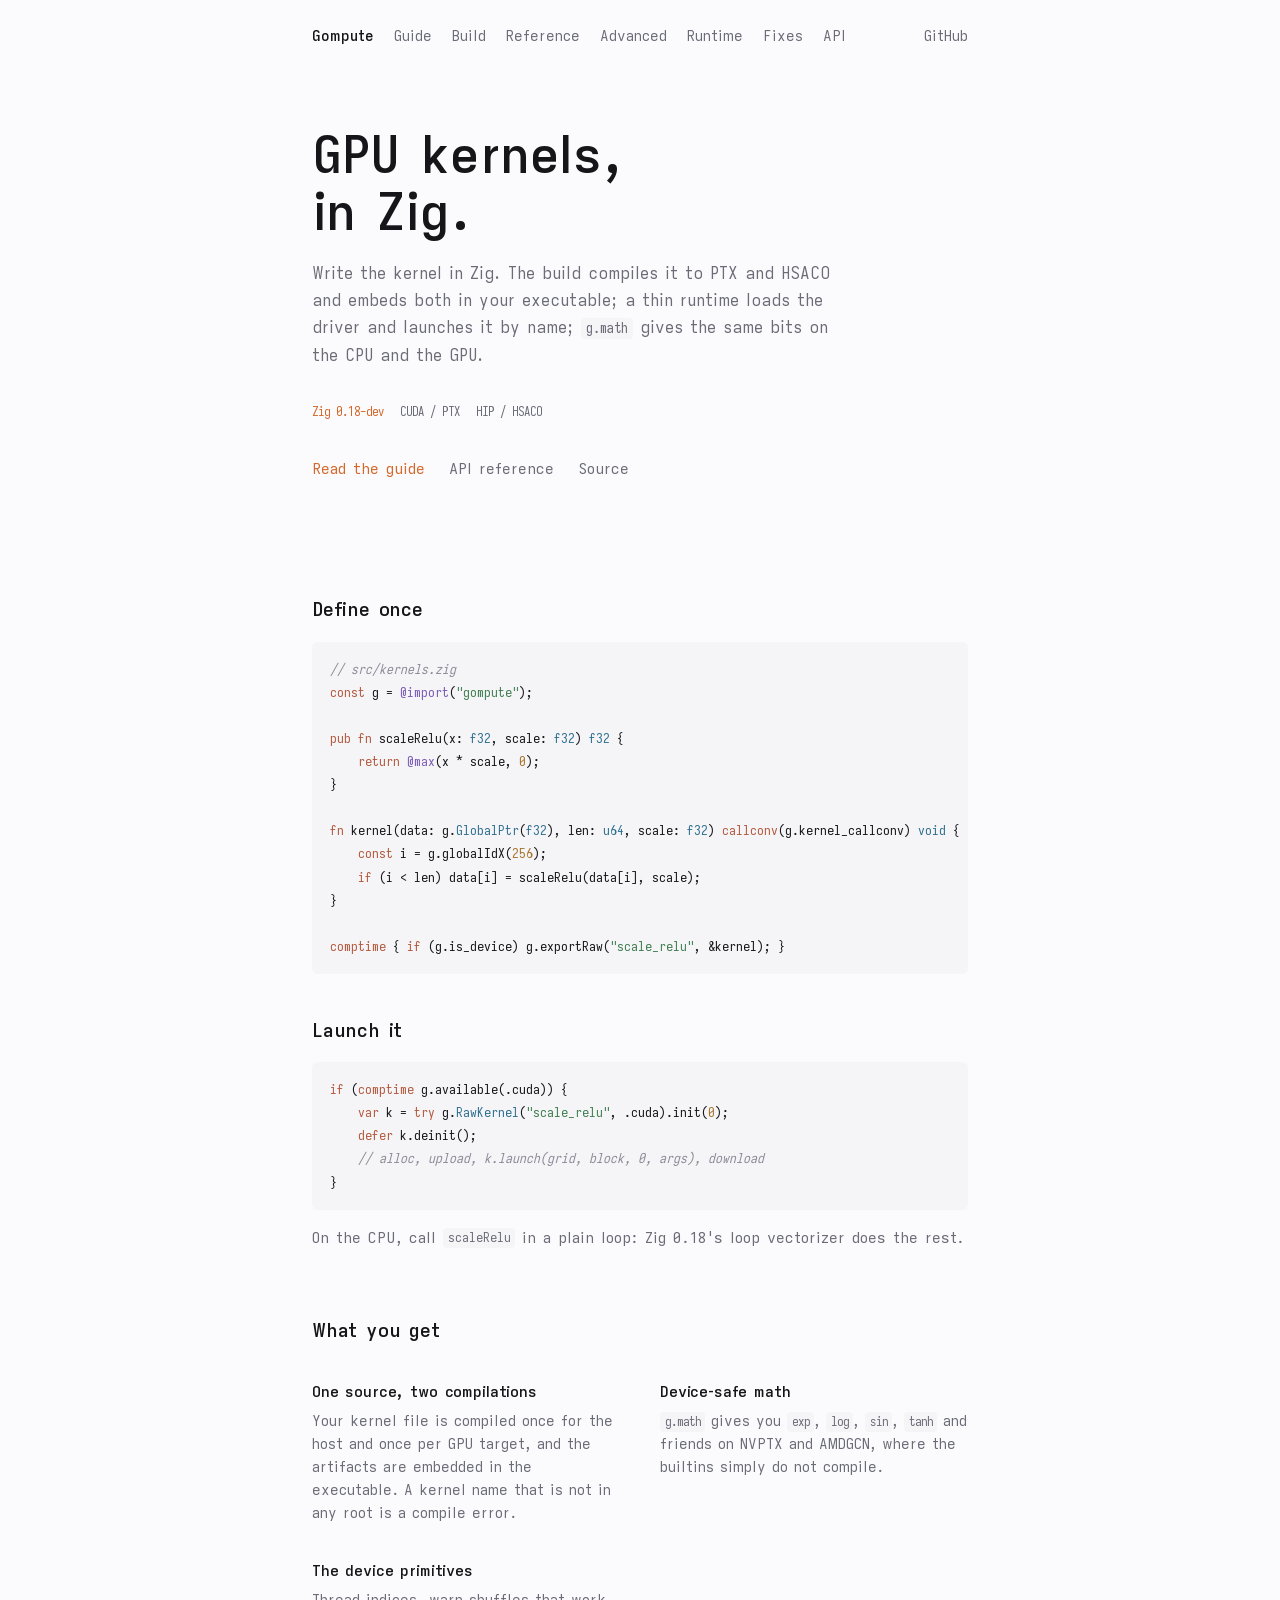
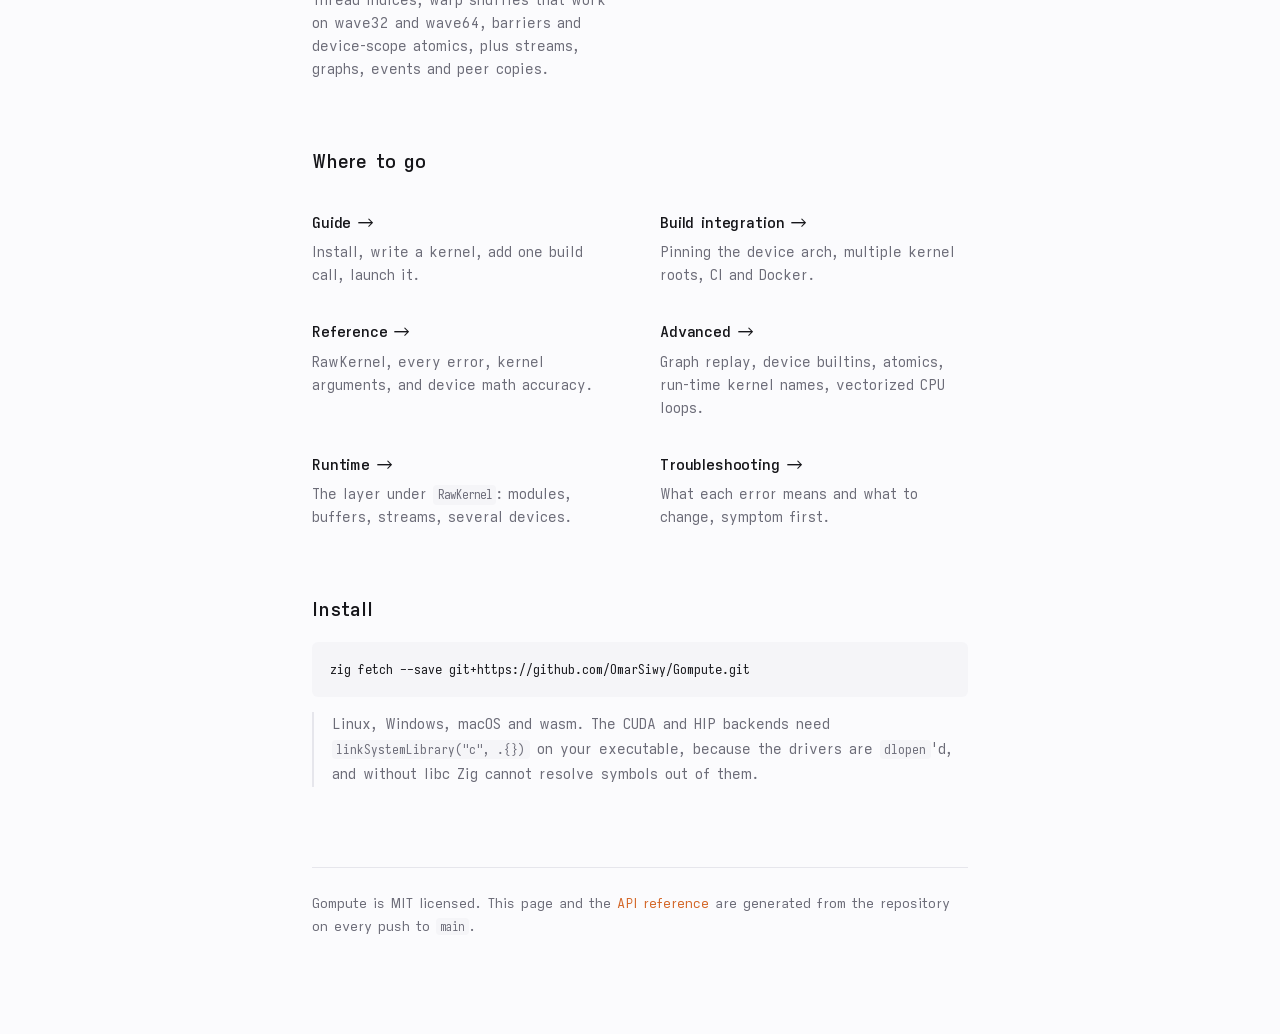
<file: docs/index.html>
<!DOCTYPE html>
<html lang="en">
<head>
<meta charset="utf-8">
<meta name="viewport" content="width=device-width, initial-scale=1">
<title>Gompute: GPU kernels in Zig</title>
<meta name="description" content="A Zig library for GPU kernels written in Zig: compiled to PTX and HSACO at build time, launched through a thin CUDA/HIP runtime, with device math that gives the same bits on the CPU and the GPU.">
<link rel="stylesheet" href="style.css">
</head>
<body>

<nav class="nav">
  <strong>Gompute</strong>
  <a href="guide.html">Guide</a>
  <a href="build.html">Build</a>
  <a href="reference.html">Reference</a>
  <a href="advanced.html">Advanced</a>
  <a href="runtime.html">Runtime</a>
  <a href="troubleshooting.html">Fixes</a>
  <a href="api/">API</a>
  <span class="spacer"></span>
  <a href="https://github.com/OmarSiwy/Gompute">GitHub</a>
</nav>

<div class="wrap">

  <header class="hero">
    <h1>GPU kernels,<br>in Zig.</h1>
    <p class="tagline">
      Write the kernel in Zig. The build compiles it to PTX and HSACO and embeds
      both in your executable; a thin runtime loads the driver and launches it
      by name; <code>g.math</code> gives the same bits on the CPU and the GPU.
    </p>
    <div class="pills">
      <span class="pill on">Zig 0.18-dev</span>
      <span class="pill">CUDA / PTX</span>
      <span class="pill">HIP / HSACO</span>
    </div>
    <div class="cta">
      <a class="btn primary" href="guide.html">Read the guide</a>
      <a class="btn" href="api/">API reference</a>
      <a class="btn" href="https://github.com/OmarSiwy/Gompute">Source</a>
    </div>
  </header>

  <section>
    <h2>Define once</h2>
    <!-- Kept deliberately short. docs/guide.md is the source of truth; this is
         a shop window, not documentation. -->
<pre><code><span class="hl-c">// src/kernels.zig</span>
<span class="hl-k">const</span> g = <span class="hl-b">@import</span>(<span class="hl-s">"gompute"</span>);

<span class="hl-k">pub</span> <span class="hl-k">fn</span> scaleRelu(x: <span class="hl-t">f32</span>, scale: <span class="hl-t">f32</span>) <span class="hl-t">f32</span> {
    <span class="hl-k">return</span> <span class="hl-b">@max</span>(x * scale, <span class="hl-n">0</span>);
}

<span class="hl-k">fn</span> kernel(data: g.<span class="hl-t">GlobalPtr</span>(<span class="hl-t">f32</span>), len: <span class="hl-t">u64</span>, scale: <span class="hl-t">f32</span>) <span class="hl-k">callconv</span>(g.kernel_callconv) <span class="hl-t">void</span> {
    <span class="hl-k">const</span> i = g.globalIdX(<span class="hl-n">256</span>);
    <span class="hl-k">if</span> (i &lt; len) data[i] = scaleRelu(data[i], scale);
}

<span class="hl-k">comptime</span> { <span class="hl-k">if</span> (g.is_device) g.exportRaw(<span class="hl-s">"scale_relu"</span>, &amp;kernel); }
</code></pre>

    <h2 style="margin-top:2.5rem">Launch it</h2>
<pre><code><span class="hl-k">if</span> (<span class="hl-k">comptime</span> g.available(.cuda)) {
    <span class="hl-k">var</span> k = <span class="hl-k">try</span> g.<span class="hl-t">RawKernel</span>(<span class="hl-s">"scale_relu"</span>, .cuda).init(<span class="hl-n">0</span>);
    <span class="hl-k">defer</span> k.deinit();
    <span class="hl-c">// alloc, upload, k.launch(grid, block, 0, args), download</span>
}
</code></pre>
    <p style="color:var(--muted);font-size:0.94rem">
      On the CPU, call <code>scaleRelu</code> in a plain loop: Zig 0.18's loop
      vectorizer does the rest.
    </p>
  </section>

  <section>
    <h2>What you get</h2>
    <div class="cards">
      <div class="card">
        <h3>One source, two compilations</h3>
        <p>Your kernel file is compiled once for the host and once per GPU target,
           and the artifacts are embedded in the executable. A kernel name that is
           not in any root is a compile error.</p>
      </div>
      <div class="card">
        <h3>Device-safe math</h3>
        <p><code>g.math</code> gives you <code>exp</code>, <code>log</code>, <code>sin</code>,
           <code>tanh</code> and friends on NVPTX and AMDGCN, where the builtins simply
           do not compile.</p>
      </div>
      <div class="card">
        <h3>The device primitives</h3>
        <p>Thread indices, warp shuffles that work on wave32 and wave64, barriers
           and device-scope atomics, plus streams, graphs, events and peer copies.</p>
      </div>
    </div>
  </section>

  <section>
    <h2>Where to go</h2>
    <div class="cards">
      <a class="card" href="guide.html">
        <h3>Guide →</h3>
        <p>Install, write a kernel, add one build call, launch it.</p>
      </a>
      <a class="card" href="build.html">
        <h3>Build integration →</h3>
        <p>Pinning the device arch, multiple kernel roots, CI and Docker.</p>
      </a>
      <a class="card" href="reference.html">
        <h3>Reference →</h3>
        <p>RawKernel, every error, kernel arguments, and device math accuracy.</p>
      </a>
      <a class="card" href="advanced.html">
        <h3>Advanced →</h3>
        <p>Graph replay, device builtins, atomics, run-time kernel names, vectorized CPU loops.</p>
      </a>
      <a class="card" href="runtime.html">
        <h3>Runtime →</h3>
        <p>The layer under <code>RawKernel</code>: modules, buffers, streams, several devices.</p>
      </a>
      <a class="card" href="troubleshooting.html">
        <h3>Troubleshooting →</h3>
        <p>What each error means and what to change, symptom first.</p>
      </a>
    </div>
  </section>

  <section>
    <h2>Install</h2>
<pre><code>zig fetch --save git+https://github.com/OmarSiwy/Gompute.git</code></pre>
    <p class="note">
      Linux, Windows, macOS and wasm. The CUDA and HIP backends need
      <code>linkSystemLibrary("c", .{})</code> on your executable, because the drivers are
      <code>dlopen</code>'d, and without libc Zig cannot resolve symbols out of them.
    </p>
  </section>

  <footer>
    Gompute is MIT licensed. This page and the
    <a href="api/">API reference</a> are generated from the repository on every
    push to <code>main</code>.
  </footer>

</div>
</body>
</html>
</file>
<file: docs/style.css>
/* Gompute docs. Hand-written, no framework, no build step, no CDN.
   Iosevka throughout: Aile (quasi-proportional) for prose, the monospaced
   family for code. Subset and checked in -- see docs/fonts/README.md. */

@font-face {
  font-family: "Iosevka Aile Web";
  src: url("fonts/iosevka-aile-400.woff2") format("woff2");
  font-weight: 400;
  font-style: normal;
  font-display: swap;
}
@font-face {
  font-family: "Iosevka Aile Web";
  src: url("fonts/iosevka-aile-400-italic.woff2") format("woff2");
  font-weight: 400;
  font-style: italic;
  font-display: swap;
}
@font-face {
  font-family: "Iosevka Aile Web";
  src: url("fonts/iosevka-aile-600.woff2") format("woff2");
  font-weight: 600;
  font-style: normal;
  font-display: swap;
}
@font-face {
  font-family: "Iosevka Web";
  src: url("fonts/iosevka-400.woff2") format("woff2");
  font-weight: 400;
  font-style: normal;
  font-display: swap;
}

:root {
  --bg: #fbfbfd;
  --fg: #16161a;
  --muted: #6c6c78;
  --line: #e6e6ec;
  --accent: #d4682a;
  --code-bg: #f5f5f8;
  --measure: 44rem;

  --sans: "Iosevka Aile Web", "Iosevka Aile", "Iosevka Nerd Font Propo",
    ui-sans-serif, system-ui, sans-serif;
  --mono: "Iosevka Web", Iosevka, "Iosevka Nerd Font Mono",
    ui-monospace, monospace;

  /* Syntax. Warm for keywords, cool for the things keywords act on, so a
     block reads as structure first and detail second. */
  --hl-keyword: #b3593d;
  --hl-builtin: #7a5bb5;
  --hl-string: #3f7d4f;
  --hl-number: #a8722a;
  --hl-type: #2f6f8f;
  --hl-comment: #8d8d99;
}

@media (prefers-color-scheme: dark) {
  :root {
    --bg: #101014;
    --fg: #e6e6ec;
    --muted: #8e8e9a;
    --line: #26262e;
    --accent: #f9a03f;
    --code-bg: #17171d;

    --hl-keyword: #f08a63;
    --hl-builtin: #b79ae8;
    --hl-string: #7fbf8f;
    --hl-number: #e0b070;
    --hl-type: #6fb4d6;
    --hl-comment: #6f6f7c;
  }
}

*, *::before, *::after { box-sizing: border-box; }

html { -webkit-text-size-adjust: 100%; }

body {
  margin: 0;
  background: var(--bg);
  color: var(--fg);
  font-family: var(--sans);
  font-size: 16px;
  line-height: 1.7;
  -webkit-font-smoothing: antialiased;
}

a { color: var(--accent); text-decoration: none; }
a:hover { text-decoration: underline; }

code, pre, kbd { font-family: var(--mono); font-size: 0.9em; }

h1, h2, h3 { font-weight: 600; letter-spacing: -0.01em; }

/* ---- chrome ---- */

.nav {
  display: flex;
  flex-wrap: wrap;
  align-items: baseline;
  gap: 0.4rem 1.25rem;
  max-width: var(--measure);
  margin: 0 auto;
  padding: 1.5rem 1.5rem 0;
  font-size: 0.9rem;
}

.nav strong { font-weight: 600; }
.nav a { color: var(--muted); }
.nav a:hover { color: var(--fg); text-decoration: none; }
.nav .spacer { flex: 1; }

.wrap { max-width: var(--measure); margin: 0 auto; padding: 0 1.5rem 6rem; }
.wide { max-width: 62rem; }

/* ---- hero ---- */

.hero { padding: 5rem 0 3rem; }

.hero h1 {
  margin: 0;
  font-size: clamp(2.2rem, 6vw, 3.2rem);
  font-weight: 600;
  letter-spacing: -0.03em;
  line-height: 1.1;
}

.hero .tagline {
  margin: 1.25rem 0 0;
  color: var(--muted);
  max-width: 34rem;
}

/* Backends, as a plain monospace line rather than badges. */
.pills {
  display: flex;
  flex-wrap: wrap;
  gap: 1rem;
  margin: 2rem 0 0;
  font-family: var(--mono);
  font-size: 0.8rem;
  color: var(--muted);
}

.pill.on { color: var(--accent); }

.cta { display: flex; flex-wrap: wrap; gap: 1.5rem; margin-top: 2rem; }

.btn { color: var(--muted); font-size: 0.95rem; }
.btn:hover { color: var(--fg); text-decoration: none; }
.btn.primary { color: var(--accent); }

/* ---- code ---- */

pre {
  background: var(--code-bg);
  border-radius: 6px;
  padding: 1rem 1.15rem;
  overflow-x: auto;
  line-height: 1.6;
}

pre code { background: none; padding: 0; font-size: 0.85rem; }

:not(pre) > code {
  background: var(--code-bg);
  border-radius: 4px;
  padding: 0.1em 0.35em;
}

/* Token classes. tools/md2html.zig emits these from the Zig tokenizer for
   ```zig blocks; the landing page applies the same names by hand. */
.hl-k { color: var(--hl-keyword); }
.hl-b { color: var(--hl-builtin); }
.hl-s { color: var(--hl-string); }
.hl-n { color: var(--hl-number); }
.hl-t { color: var(--hl-type); }
.hl-c { color: var(--hl-comment); font-style: italic; }

/* ---- cards ---- */

.cards {
  display: grid;
  grid-template-columns: repeat(auto-fit, minmax(15rem, 1fr));
  gap: 2rem 2.5rem;
  margin: 2rem 0;
}

.card { display: block; color: inherit; }
.card h3 { margin: 0 0 0.35rem; font-size: 0.95rem; }
.card p { margin: 0; color: var(--muted); font-size: 0.9rem; line-height: 1.6; }

section { margin-top: 4rem; }
section > h2 { font-size: 1.2rem; margin: 0 0 1rem; }

.note {
  border-left: 2px solid var(--line);
  padding: 0 0 0 1.1rem;
  color: var(--muted);
  font-size: 0.92rem;
}

footer {
  border-top: 1px solid var(--line);
  margin-top: 5rem;
  padding-top: 1.5rem;
  color: var(--muted);
  font-size: 0.85rem;
}

/* ---- rendered markdown ---- */

.guide h1 { font-size: 1.9rem; letter-spacing: -0.03em; margin: 3rem 0 0.5rem; }
.guide h2 { font-size: 1.2rem; margin: 3rem 0 0.8rem; }
.guide h3 { font-size: 1rem; margin: 2rem 0 0.5rem; }
.guide table {
  width: 100%;
  border-collapse: collapse;
  margin: 1.25rem 0;
  font-size: 0.88rem;
  display: block;
  overflow-x: auto;
}
.guide th, .guide td {
  border-bottom: 1px solid var(--line);
  padding: 0.5rem 0.9rem 0.5rem 0;
  text-align: left;
  vertical-align: top;
}
.guide th { font-weight: 600; }
.guide blockquote {
  margin: 1.25rem 0;
  padding: 0 0 0 1.1rem;
  border-left: 2px solid var(--line);
  color: var(--muted);
}
.guide li { margin: 0.25rem 0; }

#TOC {
  margin: 2rem 0 3rem;
  padding: 0 0 0 1.1rem;
  border-left: 2px solid var(--line);
  font-size: 0.88rem;
}
#TOC ul { margin: 0.2rem 0; padding-left: 1.1rem; }
#TOC > ul { padding-left: 0; list-style: none; }
#TOC a { color: var(--muted); }
#TOC a:hover { color: var(--fg); }
</file>
